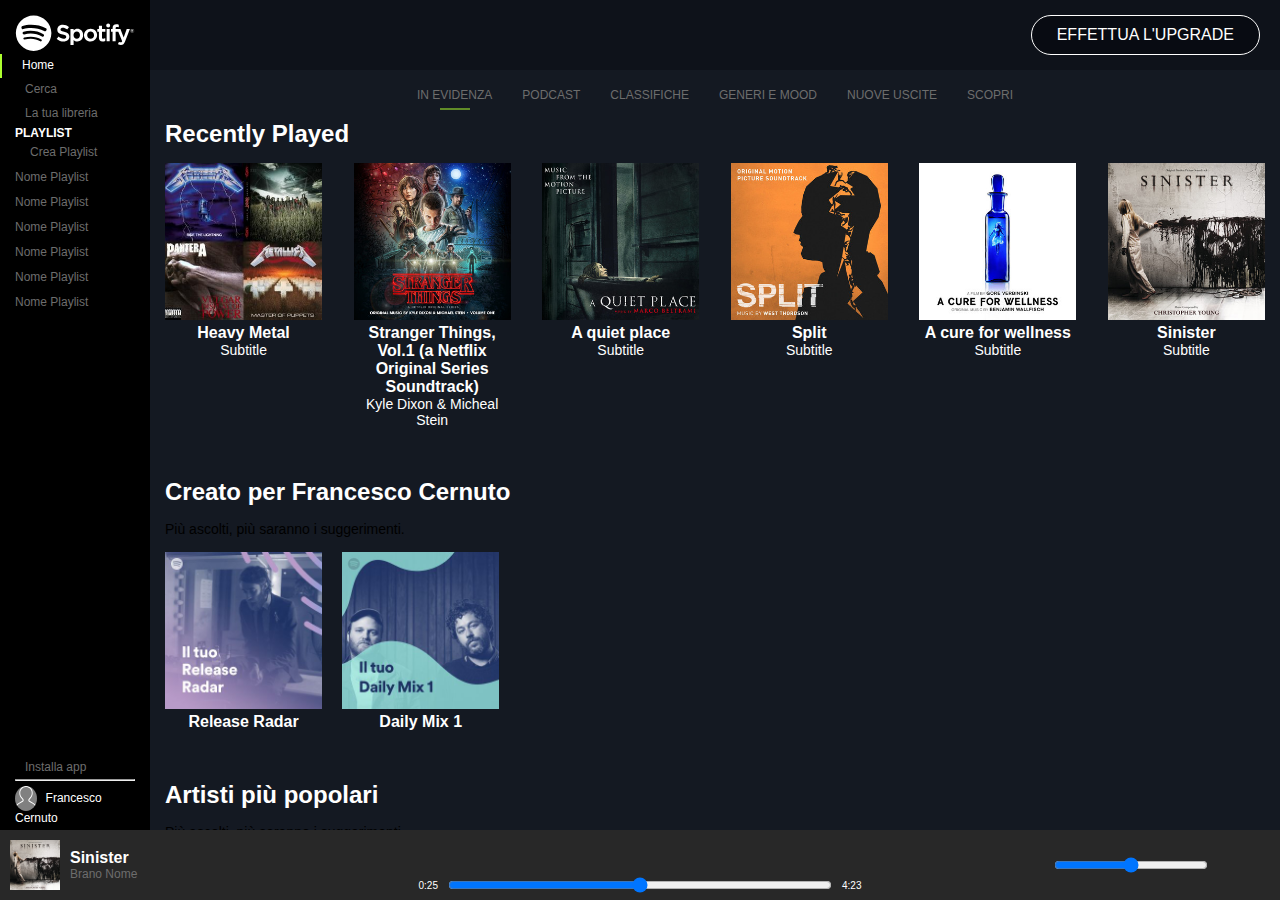
<file: index.html>
<!DOCTYPE html>
<html lang="en">
<head>
    <meta charset="UTF-8">
    <meta name="viewport" content="width=device-width, initial-scale=1.0">
    <title>spotify</title>

    <link rel="stylesheet" href="https://use.fontawesome.com/releases/v5.7.1/css/all.css" integrity="sha384-fnmOCqbTlWIlj8LyTjo7mOUStjsKC4pOpQbqyi7RrhN7udi9RwhKkMHpvLbHG9Sr" crossorigin="anonymous">
    <link rel="stylesheet" href="/css/style.css">

</head>
<body>

    <div class="main-container">
        <main>
            <!-- Sidebar -->
            <div class="sidebar">
                <div class="logo">
                    <img src="img/logo.svg" alt="">
                    <img src="img/logo-small.svg" alt="">
                </div>
                <div class="green-border"><p><a href="#"><i class="fas fa-home"></i><span>Home</span></a></p></div>
                <p><a href="#"><i class="fas fa-search"></i><span>Cerca</span></a></p>
                <p><a href="#"><i class="fas fa-bookmark"></i><span>La tua libreria</span></a></p>
                <div class="playlist">
                    <h4>playlist</h4>
                    <p><a href="#"><i class="fas fa-plus-square"></i>Crea Playlist</a></p>
                </div>
                <div class="side-scrollbar">
                    <p><a href="#">Nome Playlist</a></p>
                    <p><a href="#">Nome Playlist</a></p>
                    <p><a href="#">Nome Playlist</a></p>
                    <p><a href="#">Nome Playlist</a></p>
                    <p><a href="#">Nome Playlist</a></p>
                    <p><a href="#">Nome Playlist</a></p>
                </div>
                <div class="bottom">
                    <p><a href="#"><i class="far fa-arrow-alt-circle-down"></i><span>Installa app</span></a></p>
                    <hr>
                    <p><img class="profile" src="img/profile.svg" alt=""><span> Francesco Cernuto</span></p>
                </div>
            </div>

              <!-- Main page -->
              <div class="page relative">
                <div class="header-button fixed">
                    <div class="button"><a class="a-button" href="#">effettua l'upgrade</a></div>
                </div>
                <div class="header">
                    <span><a href="#">in evidenza</a><div class="green-underline"></div></span>
                    <span><a href="#">podcast</a></span>
                    <span><a href="#">classifiche</a></span>
                    <span><a href="#">generi e mood</a></span>
                    <span><a href="#">nuove uscite</a></span>
                    <span><a href="#">scopri</a></span>
                </div>

                 <!-- First Sect  -->
                 <div class="container">
                    <h2 class="m-b15px">Recently Played</h2>
                    <div class="row first-row">
                        <div class="song fl">
                            <img src="img/metal_lifting.jpg" alt="">
                            <h6>Heavy Metal</h6>
                            <p>Subtitle</p>
                        </div>
                        <div class="song fl">
                            <img src="img/stranger.jpeg" alt="">
                            <h6>Stranger Things, Vol.1 (a Netflix Original Series Soundtrack)</h6>
                            <p>Kyle Dixon & Micheal Stein</p>
                        </div>
                        <div class="song fl">
                            <img src="img/aquietplace.jpeg" alt="">
                            <h6>A quiet place</h6>
                            <p>Subtitle</p>
                        </div>
                        <div class="song fl">
                            <img src="img/split.jpeg" alt="">
                            <h6>Split</h6>
                            <p>Subtitle</p>
                        </div>
                        <div class="song fl">
                            <img src="img/cure.jpeg" alt="">
                            <h6>A cure for wellness</h6>
                            <p>Subtitle</p>
                        </div>
                        <div class="song fl">
                            <img src="img/sinister.jpeg" alt="">
                            <h6>Sinister</h6>
                            <p>Subtitle</p>
                        </div>
                    </div>
                </div>

                <!-- Second Sect -->
                <div class="container">
                    <h2 class="m-b15px">Creato per Francesco Cernuto</h2>
                    <p class="m-b15px">Più ascolti, più saranno i suggerimenti.</p>
                    <div class="row second-row">
                        <div class="song fl">
                            <img src="img/radar.jpeg" alt="">
                            <h6>Release Radar</h6>
                        </div>
                        <div class="song fl">
                            <img src="img/mixdaily.jpeg" alt="">
                            <h6>Daily Mix 1</h6>
                        </div>
                    </div>
                </div>
            

                 <!--Third Sect -->
                <div class="container">
                    <h2 class="m-b15px">Artisti più popolari</h2>
                    <p class="m-b15px">Più ascolti, più saranno i suggerimenti.</p>
                    <div class="row third-row">
                        <div class="song fl">
                            <img class="circle" src="img/youg.jpeg" alt="">
                        </div>
                        <div class="song fl">
                            <img class="circle" src="img/einaudi.jpeg" alt="">
                        </div>
                    </div>
                </div>
            </div>
        </main>
        
        <footer>
            <div class="left">
                <img class="song" src="img/sinister.jpeg" alt="">
                <div class="text"> 
                    <h4>Sinister</h4>
                    <p><a href="#">Brano Nome</a></p>
                </div>
                <div class="icon">
                    <a href="#"><i class="far fa-heart"></i></a>
                    <a href="#"><i class="far fa-folder"></i></a>
                </div>
            </div>
            <div class="center">
                <div class="top">
                    <i class="fas fa-random"></i>
                    <i class="fas fa-step-backward"></i>
                    <a href="#"><i class="far fa-play-circle"></i></a>
                    <i class="fas fa-step-forward"></i>
                    <i class="fas fa-redo"></i>
                </div>
                <div class="bottom">
                    <span>0:25</span><input type="range" name="time" id="range"><span>4:23</span>
                </div>
            </div>
            <div class="right">
                <i class="fas fa-list"></i>
                <i class="fas fa-desktop"></i>
                <i class="fas fa-volume-up"></i>
                <input type="range" name="range" id="volume">
            </div>
        </footer>
    </div>



    
</body>
</html>
</file>
<file: css/style.css>
*{
    margin: 0;
    padding: 0;
    box-sizing: border-box;
}

body{
    height: 100vh;
    width: 100%;
    font-family: Arial, Helvetica, sans-serif;
}.
  

.main-container{
    position: relative;
    color: #6d6d6d;
    overflow: hidden;
}

a{
    color: #6d6d6d;
    text-decoration: none;
}

h2{
    color: white;
}

h4{
    color: white;
    text-transform: uppercase;
}

.m-b15px{
    margin-bottom: 15px;
}

a:hover{
    color: white;
}



.sidebar{
    background-color: black;
    color: #6d6d6d;
    width: 150px;
    height: calc(100vh - 70px);
    padding: 15px 15px 0px 15px;
    font-size: 12px;
    display: flex;
    flex-direction: column;
}

.logo img:last-child{
    display: none;
}

.sidebar .fas {
    font-size: 20px;
    width: 20px;
    line-height: 24px;
    margin: 5px 10px 5px 0;
    vertical-align: middle;
}

.green-border{
    border-left: #adff2f 2px solid ;
    width: 150px;
    margin-left: -15px;
    padding-left: 10px;
}

.green-border a{
    color: white;
}

.sidebar .far{
    margin-right: 10px;
}

.sidebar .fas:last-child{
    font-size: 30px;
    margin-right: 15px;
}

.playlist p,
.side-scrollbar p{
    line-height: 25px;
}

.side-scrollbar {
    overflow-y: auto;
    flex-grow: 1;
    min-height: 75px;
}

.sidebar .bottom p{
    display: inline-block;
    margin: 5px 0;
}

.sidebar .bottom p:last-child{
    color: white;
}

.sidebar .bottom p:last-child span{
    margin-left: 5px;
}

.profile{
    height: 25px;
    background: #808080;
    border-radius: 50%;
    vertical-align: middle;
}


.page{
    width: calc(100% - 150px);
    height: calc(100vh - 70px);
    background-color: #141922;
    position: absolute;
    right: 0;
    top: 0;
    flex-grow: 1;
    overflow-y: scroll;
}

.page h6{
    font-size: 16px;
}

.page p{
    font-size: 14px;
}

.header-button{
    width: calc(100vw - 150px);
    height: 70px;
    background-color: rgba(8,11,18,0.5);
    z-index: 1000;
    display: flex;
    justify-content: flex-end;
    align-items: center;
    position: fixed;
    top: 0;
    right: 0px;
}

.button{
    padding: 10px 25px;
    border: white 1px solid;
    border-radius: 20px;
    text-transform: uppercase;
    background-color: rgb(8,11,18);
    color: white;
    font-size: 16px;
    margin-right: 20px;
}

.a-button{
    color: white;
}

.button:hover{
    font-size: 18px;
}

.header{
    display: flex;
    justify-content: center;
    text-transform: uppercase;
    color: #6d6d6d;
    margin-top: 70px;
}

.header span{
    margin: 0 15px;
    line-height: 50px;
    font-size: 12px;
}

.header span:first-child{
    position: relative;
}

.green-underline{
    width: 30px;
    position: absolute;
    bottom: 10px;
    left: 50%;
    transform: translate(-50%, -50%);
    border-bottom: 1px #adff2f solid;
}

.container{
    margin: 0 15px 50px 15px;
}

.page .container:last-child{
    margin-bottom: 0;
}

.row{
    text-align: center;
}

.first-row{
    display: flex;
    justify-content: space-between;
}

.second-row,
.third-row{
    display: flex;
}

.first-row .song:first-child,
.second-row .song:first-child{
    margin-left: 0;
}

.first-row .song:last-child,
.second-row .song:last-child{
    margin-right: 0;
}

.song{
    width: calc(100% / 7);
    margin: 0 10px;
    color: white;
}

.song img{
    object-fit: cover;
    max-width: 100%;
    min-width: 100px;
    flex-grow: 1;
}

.circle{
    border-radius: 50%;
}

footer{
    height: 70px;
    width: 100%;
    background-color: #282828;
    display: flex;
    z-index: 100;
    position: fixed;
    bottom: 0;
    left: 0;
}

footer h4{
    text-transform: none;
}

.left,
.right {
    width: 20%;
}

.left{
    display: flex;
    justify-content: flex-start;
    align-items: center;
}

.left .far{
    margin: 0 10px;
}

.text{
    margin-right: 25px
}

.left img{
    vertical-align: middle;
    width: 50px;
}

.left .text p{
    font-size: 12px;
}

.left a:hover{
    text-decoration: underline;
}

footer .center{
    display: flex;
    flex-direction: column;
    justify-content: space-around;
    text-align: center;
    color: white;
    flex-grow: 1;
    flex-shrink: 1;
}

footer .center i{
    margin: 0 5px;
    font-size: 12px;
    vertical-align: middle;
}

.bottom #range{
    width: 50%;
    margin: 0 10px;
    vertical-align: middle;
}

footer .bottom span{
    font-size: 10px;
}

footer .center .far{
    margin: 0 5px;
    font-size: 20px;
}

.center .top a{
    color: white;
}

.center .fa-play-circle:hover{
    font-size: 24px;
}

.right{
    display: flex;
    justify-content: start;
    align-items: center;
    line-height: 70px;
}

.right i{
    margin: 0 5px;
}

#volume{
    vertical-align: middle;
    width: 60%;
}
</file>
